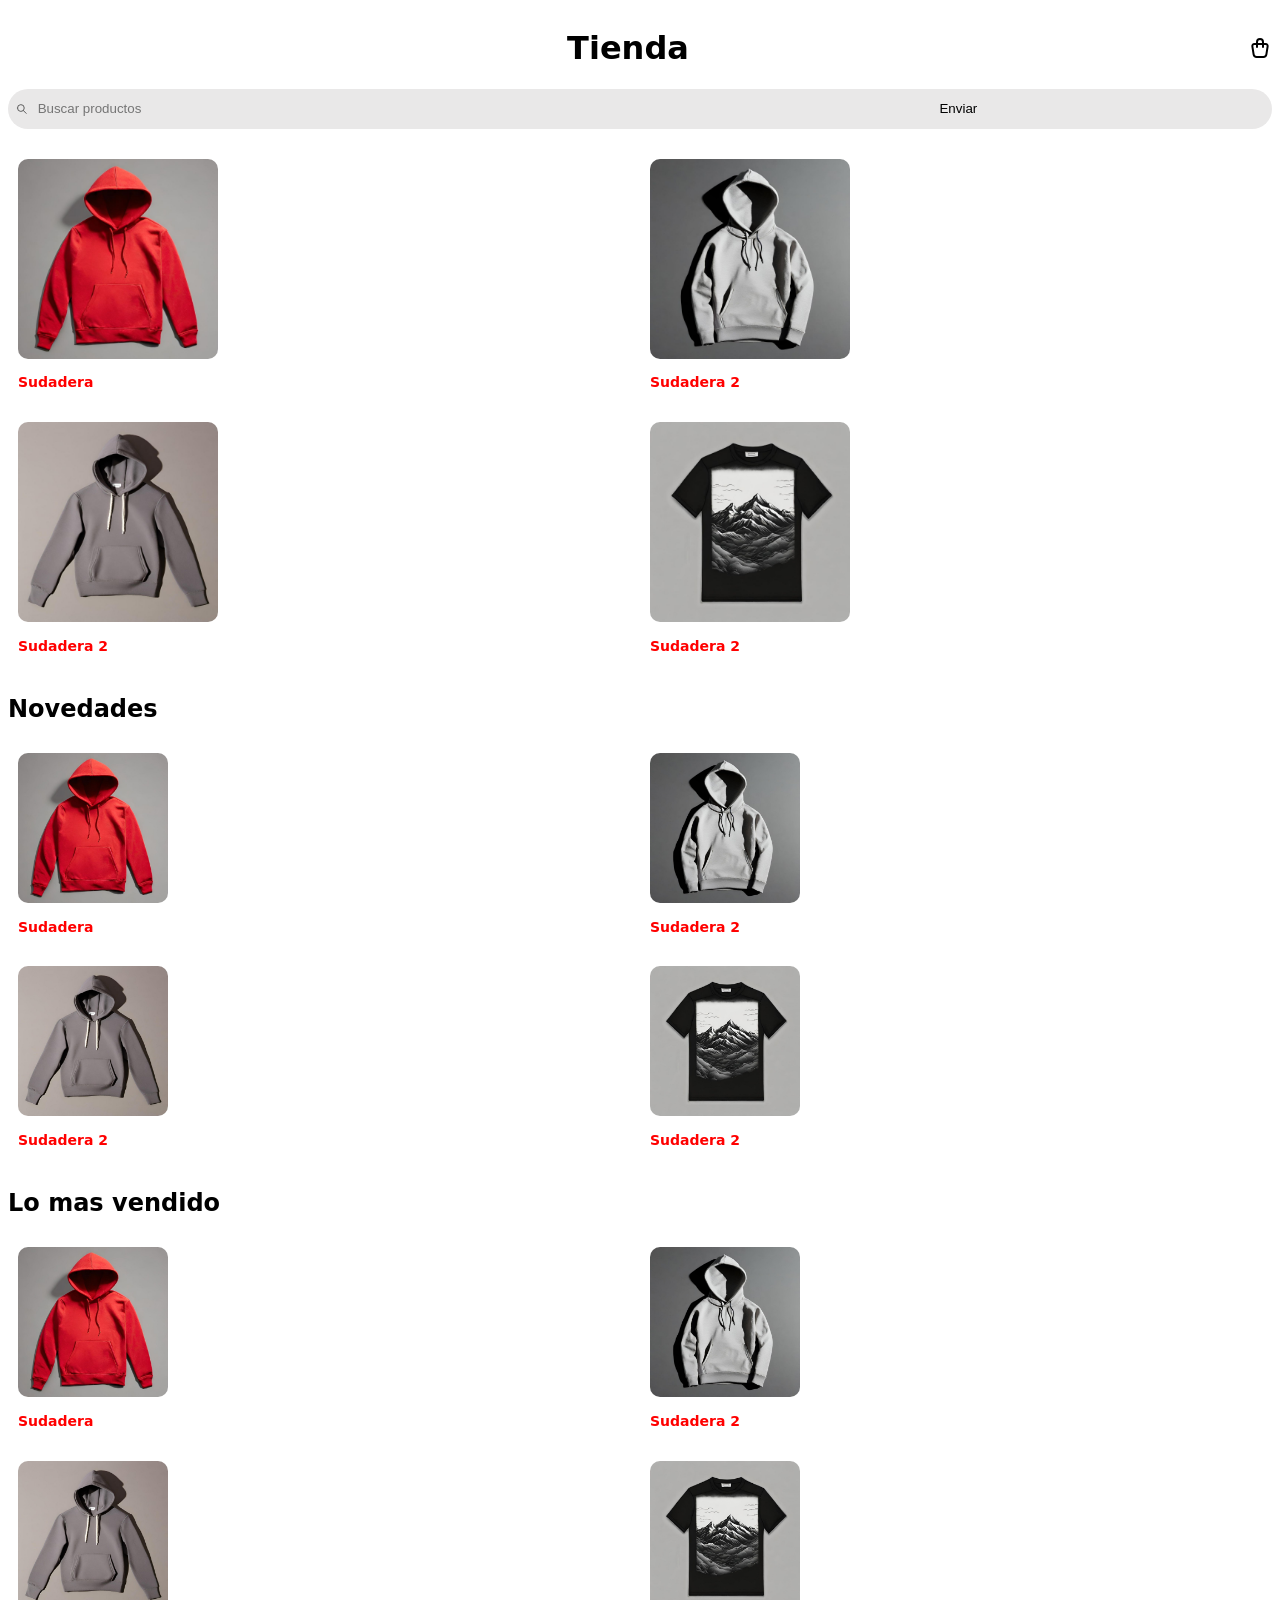
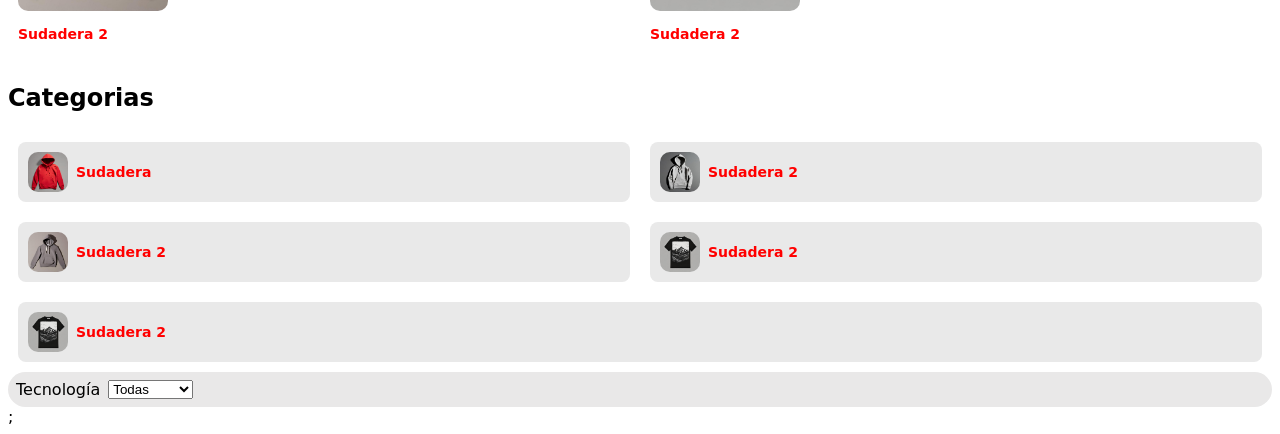
<file: index.html>
<!DOCTYPE html>

<html lang="en">
  <head>
    <meta charset="UTF-8" />
    <meta name="viewport" content="width=device-width, initial-scale=1.0" />
    <title>Ecommerce</title>
    <link rel="stylesheet" href="./styles.css" />
  </head>
  <body>
    <header>
      <h1>Tienda</h1>
      <svg
        xmlns="http://www.w3.org/2000/svg"
        width="24"
        height="24"
        viewBox="0 0 24 24"
        fill="none"
        stroke="currentColor"
        stroke-width="2"
        stroke-linecap="round"
        stroke-linejoin="round"
        class="icon icon-tabler icons-tabler-outline icon-tabler-shopping-bag"
      >
        <path stroke="none" d="M0 0h24v24H0z" fill="none" />
        <path
          d="M6.331 8h11.339a2 2 0 0 1 1.977 2.304l-1.255 8.152a3 3 0 0 1 -2.966 2.544h-6.852a3 3 0 0 1 -2.965 -2.544l-1.255 -8.152a2 2 0 0 1 1.977 -2.304z"
        />
        <path d="M9 11v-5a3 3 0 0 1 6 0v5" />
      </svg>
    </header>
    <main>
      <form>
        <svg
          xmlns="http://www.w3.org/2000/svg"
          width="24"
          height="24"
          viewBox="0 0 24 24"
          fill="none"
          stroke="currentColor"
          stroke-width="2"
          stroke-linecap="round"
          stroke-linejoin="round"
          class="icon icon-tabler icons-tabler-outline icon-tabler-search"
        >
          <path stroke="none" d="M0 0h24v24H0z" fill="none" />
          <path d="M10 10m-7 0a7 7 0 1 0 14 0a7 7 0 1 0 -14 0" />
          <path d="M21 21l-6 -6" />
        </svg>
        <input placeholder="Buscar productos" type="text" />
        <input placeholder="Buscar productos" type="submit" value="Enviar" />
      </form>
      <section id="comentarios"></section>
      <section id="ofertas">
        <div class="productos">
          <div>
            <img src="./images/1twoaDy.jpeg" />
            <h1>Sudadera</h1>
          </div>

          <div>
            <img src="./images/cHddUCu.jpeg" />
            <h1>Sudadera 2</h1>
          </div>

          <div>
            <img src="./images/R2PN9Wq (1).jpeg" />
            <h1>Sudadera 2</h1>
          </div>

          <div>
            <img src="./images/QkIa5tT.jpeg" />
            <h1>Sudadera 2</h1>
          </div>
        </div>
      </section>

      <section id="novedades">
        <h2>Novedades</h2>
        <div class="productos">
          <div>
            <img src="./images/1twoaDy.jpeg" />
            <h1>Sudadera</h1>
          </div>

          <div>
            <img src="./images/cHddUCu.jpeg" />
            <h1>Sudadera 2</h1>
          </div>

          <div>
            <img src="./images/R2PN9Wq (1).jpeg" />
            <h1>Sudadera 2</h1>
          </div>

          <div>
            <img src="./images/QkIa5tT.jpeg" />
            <h1>Sudadera 2</h1>
          </div>
        </div>
      </section>

      <section id="mas-vendidos">
        <h2>Lo mas vendido</h2>
        <div class="productos">
          <div>
            <img src="./images/1twoaDy.jpeg" />
            <h1>Sudadera</h1>
          </div>

          <div>
            <img src="./images/cHddUCu.jpeg" />
            <h1>Sudadera 2</h1>
          </div>

          <div>
            <img src="./images/R2PN9Wq (1).jpeg" />
            <h1>Sudadera 2</h1>
          </div>

          <div>
            <img src="./images/QkIa5tT.jpeg" />
            <h1>Sudadera 2</h1>
          </div>
        </div>
      </section>

      <section id="categorias">
        <h2>Categorias</h2>
        <div class="productos">
          <div class="card">
            <img src="./images/1twoaDy.jpeg" />
            <h1>Sudadera</h1>
          </div>

          <div class="card">
            <img src="./images/cHddUCu.jpeg" />
            <h1>Sudadera 2</h1>
          </div>

          <div class="card">
            <img src="./images/R2PN9Wq (1).jpeg" />
            <h1>Sudadera 2</h1>
          </div>

          <div class="card">
            <img src="./images/QkIa5tT.jpeg" />
            <h1>Sudadera 2</h1>
          </div>
          <div class="card" data-tag="javascript">
            <img src="./images/QkIa5tT.jpeg" />
            <h1>Sudadera 2</h1>
          </div>
        </div>
        <form class="search-filters">
          <label for="filter-technology">Tecnología</label>
          <select id="filter-technology">
            <option value="">Todas</option>
            <option value="javascript">JavaScript</option>
            <option value="python">Python</option>
            <option value="react">React</option>
          </select>
        </form>
        ;
      </section>
    </main>
    <script type="module">
      const filterTechnology = document.getElementById("filter-technology");
      const productos = document.querySelector(".productos");

      filterTechnology.addEventListener("change", function () {
        const value = filterTechnology.value;
        console.log("Tecnología seleccionada:", value);

        const cards = document.querySelectorAll(".card");

        cards.forEach((card) => {
          if (value === "") {
            card.style.display = "";
            return;
          }

          // mostramos solo las que coinciden con el filtro
          if (card.dataset.tag === value) {
            card.style.display = "";
          } else {
            card.style.display = "none";
          }
        });
      });
    </script>
  </body>
</html>
</file>
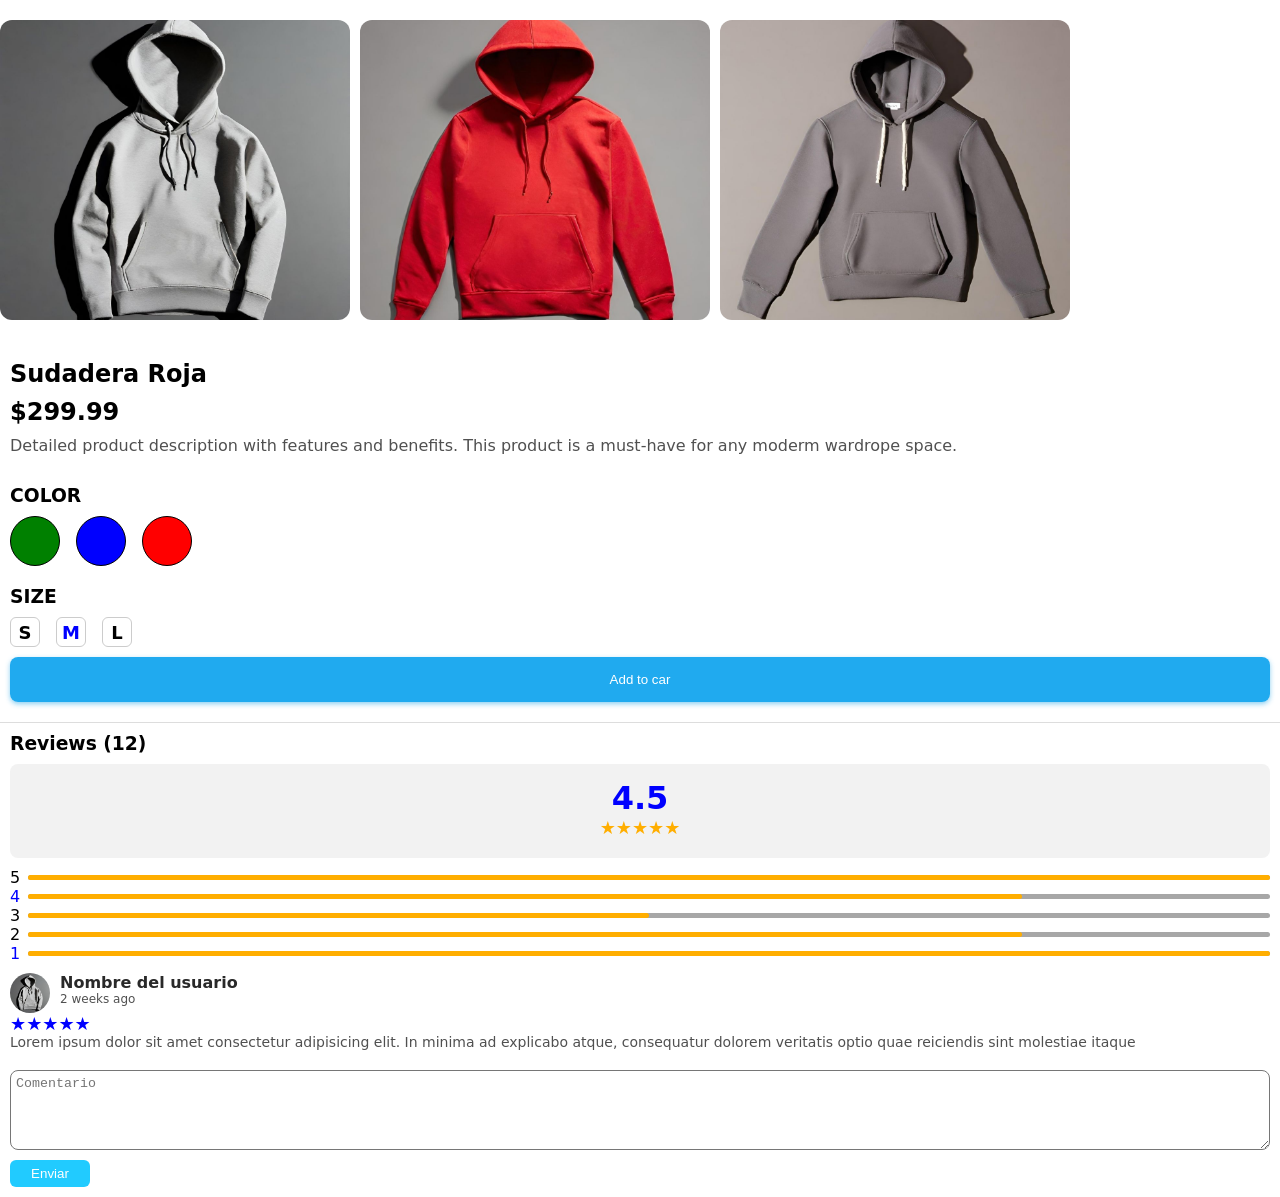
<file: data/index.html>
<!DOCTYPE html>

<html lang="en">
  <head>
    <meta charset="UTF-8" />
    <meta name="viewport" content="width=device-width, initial-scale=1.0" />
    <title>Sudadera Roja</title>
    <link rel="stylesheet" href="./styles.css" />
  </head>
  <body>
    <main>
      <section class="carrusel">
        <figure class="carrusel-item">
          <img
            src="../images/cHddUCu.jpeg"
            alt="Sudadera Roja"
            class="carrusel-item-img"
          />
        </figure>
        <figure class="carrusel-item">
          <img
            src="../images/1twoaDy.jpeg"
            alt="Sudadera Roja"
            class="carrusel-item-img"
          />
        </figure>
        <figure class="carrusel-item">
          <img
            src="../images/R2PN9Wq (1).jpeg"
            alt="Sudadera Roja"
            class="carrusel-item-img"
          />
        </figure>
      </section>

      <section class="description">
        <h1>Sudadera Roja</h1>
        <h2>$299.99</h2>
        <p>
          Detailed product description with features and benefits. This product
          is a must-have for any moderm wardrope space.
        </p>
      </section>

      <section id="colores">
        <h3>COLOR</h3>
        <div class="colores">
          <div class="circle verde" data-color="aquamarine"></div>
          <div class="circle azul" data-color="antiquewhite"></div>
          <div class="circle rojo" data-color="#67f86e"></div>
        </div>
      </section>

      <section id="size">
        <h3>SIZE</h3>
        <div class="size">
          <div class="letter">
            <p>S</p>
          </div>
          <div class="letter">
            <p>M</p>
          </div>
          <div class="letter">
            <p>L</p>
          </div>
        </div>
      </section>

      <div class="btn">
        <button>Add to car</button>
      </div>

      <section class="reviews">
        <h3>Reviews (12)</h3>
        <div class="rating">
          <p>4.5</p>
          <div>
            <div class="star">★★★★★</div>
          </div>
        </div>

        <div class="container-status">
          <div class="status">
            <span>5</span>
            <div><span class="uno"></span></div>
          </div>
          <div class="status">
            <span>4</span>
            <div><span class="dos"></span></div>
          </div>
          <div class="status">
            <span>3</span>
            <div><span class="tres"></span></div>
          </div>
          <div class="status">
            <span>2</span>
            <div><span class="dos"></span></div>
          </div>
          <div class="status">
            <span>1</span>
            <div><span></span></div>
          </div>
        </div>

        <div class="comments">
          <div class="comment-item">
            <header>
              <figure>
                <img src="./../images/cHddUCu.jpeg" />
              </figure>
              <div>
                <h1 class="comment-item-title">Nombre del usuario</h1>
                <p class="comment-item-date">2 weeks ago</p>
              </div>
            </header>
            <div class="star">★★★★★</div>
            <div class="comment-item-text">
              Lorem ipsum dolor sit amet consectetur adipisicing elit. In minima
              ad explicabo atque, consequatur dolorem veritatis optio quae
              reiciendis sint molestiae itaque
            </div>
          </div>
        </div>
      </section>

      <form action="">
        <textarea
          name="comment"
          class="comment-input"
          placeholder="Comentario"
        ></textarea>
        <input type="submit" value="Enviar" />
      </form>
    </main>
    <script type="module">
      // const btnColores = document.querySelector(".circle");

      // btn

      const btnColores = document.querySelectorAll(".circle");

      // btnColores.addEventListener("mouseenter", (e) => {
      //   console.log("Hola");
      // });

      // [btn, btn, btn]

      // // [btn, btn]       btn
      btnColores.forEach((btn) => {
        btn.addEventListener("click", function (event) {
          // document.body.style.backgroundColor = btn.dataset.color;
          // document.body.style.backgroundColor = btn.dataset.color;
          // 'circle verde' => ["circle", "verde"]

          // alert("Se Agrego correctamente");

          // CON ESO ELIMINAMOS TODAS LAS CLASES
          document.body.classList = "";

          const clase = btn.classList.value.split(" ")[1];
          document.body.classList.add(clase);
          // // console.log(clase);
          // if (document.body.classList.contains(clase)) {
          //   document.body.classList.remove(clase);
          // } else {
          //   document.body.classList.add(clase);
          // }
        });
      });

      // btnColores[1].addEventListener("click", function (event) {
      //   console.log("Hubo un click");

      //   // background-color
      //   document.body.style.backgroundColor = btnColores[1].dataset.color;
      //   // console.log(btnColores.dataset.color);
      // });

      // const btnColors = document.querySelectorAll(".circle");
      // btnColors.forEach((btn) => {
      //   btn.addEventListener("click", function (event) {
      //     console.log(btn.dataset.color);
      //     // btn.getAttribute("data-color");
      //     document.body.style.backgroundColor = btn.dataset.color;
      //   });
      // });
    </script>
  </body>
</html>
</file>
<file: styles.css>
/* Estilos para la app */
body {
  font-family: system-ui;
}

header {
  display: flex;
  justify-items: center;
  align-items: center;
  justify-content: space-around;
}

header h1 {
  flex: 1;
  text-align: center;
}

form {
  background-color: #e9e8e8;
  display: flex;
  gap: 8px;
  padding: 8px;
  border-radius: 20px;
}

form svg {
  color: rgb(90, 90, 90);
}

form input {
  border: none;
  background-color: transparent;
  width: 100%;
  outline: none;
}

section img {
  width: 150px;

  border-radius: 10px;
}

section div h1 {
  font-size: 16px;
}

#ofertas,
#mas-vendidos,
#novedades {
  display: block;
}

.productos {
  display: grid;
  grid-template-columns: repeat(2, 1fr); /* 2 columnas */
  padding: 10px;
  gap: 20px;
}

/* Si el número de ítems es impar → el último ocupa las 2 columnas */
.productos > :last-child:nth-child(odd) {
  grid-column: span 2;
}

.productos > div h1 {
  font-size: 14px;
  font-weight: bold;
  color: red;
}

.productos > div:hover {
  animation: scale 0.3s ease-in-out forwards;
}

@keyframes scale {
  from {
    transform: scale(1);
  }

  to {
    transform: scale(1.03);
  }
}

.productos img {
  width: 150px;
}

#ofertas img {
  width: 200px;
}

#ofertas {
  margin-top: 20px;
}

#categorias .productos {
  display: grid;
  grid-template-columns: repeat(2, 1fr);
  grid-template-rows: repeat(3, 1fr);
}

#categorias .productos > div {
  background-color: rgb(233, 233, 233);
  border-radius: 8px;
  padding: 10px;
  display: flex;
  gap: 8px;
  align-items: center;
  font-size: 14px;
  font-weight: bold;
  color: red;
}

#categorias img {
  width: 40px;
}

/* 
. -> para las clases
# para los id
 */
</file>
<file: data/styles.css>
* {
  margin: 0;
  padding: 0;
  box-sizing: border-box;
}

body {
  font-family: system-ui;
}

.carrusel {
  display: flex;
  overflow-x: auto;
  /* El carrusel se detiene justo en cada imagen automáticamente. */
  scroll-snap-type: x mandatory;
  scroll-behavior: smooth;
  gap: 10px;
  padding: 20px 0;

  scrollbar-width: none;
}
.carrusel::-webkit-scrollbar {
  display: none;
}

.carrusel-item {
  flex: 0 0 auto;
  width: 85%;
  max-width: 350px;
  height: 300px;
  scroll-snap-align: center;
  border-radius: 12px;
  overflow: hidden;
  position: relative;
}

.carrusel-item img {
  width: 100%;
  height: 100%;
  object-fit: cover;
}

.description {
  padding: 20px 10px;
  display: flex;
  flex-direction: column;
  gap: 10px;
}

.description p {
  color: #505050;
}

#colores,
#size,
.reviews,
form {
  padding: 10px 10px;
  display: grid;
  gap: 10px;
}

.colores {
  display: flex;
  gap: 16px;
  justify-items: start;
}

.circle {
  width: 50px;
  height: 50px;
  border-radius: 100%;
  background-color: antiquewhite;
  border: 1px solid #000000;
}

.circle:nth-child(1) {
  background-color: aquamarine;
}
.circle:nth-child(3) {
  background-color: #67f86e;
}

.circle:hover {
  transform: scale(1.2);
}

.size {
  display: flex;
  gap: 16px;
  justify-items: start;
}

.size div {
  background-color: rgb(255, 255, 255);
  color: black;
  width: 30px;
  height: 30px;
  display: flex;
  align-items: center;
  justify-content: center;
  border-radius: 6px;
  font-size: 18px;
  font-weight: bold;
  border: 1px solid #ccc;
}
.size div:hover {
  background-color: rgb(73, 188, 255);
  color: white;
}

.btn {
  color: white;
  width: 100%;
  height: 45px;
  border-radius: 8px;
  border: 0px;
  padding: 0px 10px;
  margin-bottom: 10px;
}
button {
  background-color: rgba(11, 162, 238, 0.915);
  color: white;
  width: 100%;
  height: 45px;
  border-radius: 8px;
  border: 0px;
  box-shadow: 0px 2px 5px rgba(130, 204, 241, 0.915);
}
button:hover {
  background-color: rgba(13, 140, 204, 0.915);
}

.rating {
  background-color: #f2f2f2;
  border-radius: 8px;
  display: flex;
  flex-direction: column;
  align-items: center;
  justify-content: center;
  padding: 15px 0px 20px 0px;
}
.rating > p {
  font-size: 32px;
  font-weight: bold;
}

.rating > div {
  display: flex;
  gap: 8px;
}
.status {
  display: flex;
  align-items: center;
  gap: 8px;
}

.status div {
  width: 100%;
  height: 5px;
  border-radius: 20px;
  background-color: rgb(167, 167, 167);
}

.status div span {
  display: block;
  height: 5px;
  border-radius: 20px;
  background-color: rgb(255, 174, 0);
}

.uno {
  width: 100%;
}

.dos {
  width: 80%;
}

.tres {
  width: 50%;
}

.comment-item header {
  display: flex;
  gap: 10px;
}

.comment-item figure {
  width: 40px;
  height: 40px;
  border-radius: 100%;
  overflow: hidden;
}

.comment-item figure img {
  width: 100%;
  height: 100%;
  object-fit: cover;
}
.comment-item-title {
  font-size: 16px;
  color: #292929;
}
.comment-item-date {
  font-size: 12px;
  color: #505050;
}

.star {
  color: rgb(255, 174, 0);
  font-size: 18px;
}

.comment-item-text {
  font-size: 14px;
  color: #505050;
}
.reviews {
  border-top: 1px solid #dddddd;
  margin-top: 20px;
}

.comment-input {
  width: 100%;
  height: 80px;
  padding: 5px;
  border-radius: 8px;
}

form input {
  width: 80px;
  padding: 6px 12px;
  border-radius: 6px;
  background-color: rgb(33, 203, 255);
  color: white;
  border: 0px;
  align-self: flex-end;
}
nav {
  align-items: center;
  gap: 1rem;
  display: flex;

  a {
    text-decoration: none;
    color: var(--text-secondary);
    transition: color 0.2s;
    font-weight: 500;

    &:hover,
    &:focus {
      color: var(--primary);
      outline: none;
    }
  }
}

/* Selecciona el primer elemento */
ul li:nth-child(1) {
  color: red;
}

/* Selecciona el tercer elemento */
ul li:nth-child(3) {
  color: blue;
}

/* Selecciona solo los pares */
ul li:nth-child(even) {
  background: #f2f2f2;
}

/* Selecciona solo los impares */
ul li:nth-child(odd) {
  background: #ddd;
}

/* Fórmula: cada 3 elementos */
ul li:nth-child(3n) {
  font-weight: bold;
}
/* 2, 5, 8 selecciona de 3 en 3 empezando por el 2 */
div:nth-child(3n + 2) {
  color: blue;
}

.rojo {
  background-color: red !important;
}
.verde {
  background-color: green !important;
}
.azul {
  background-color: blue !important;
}
</file>
